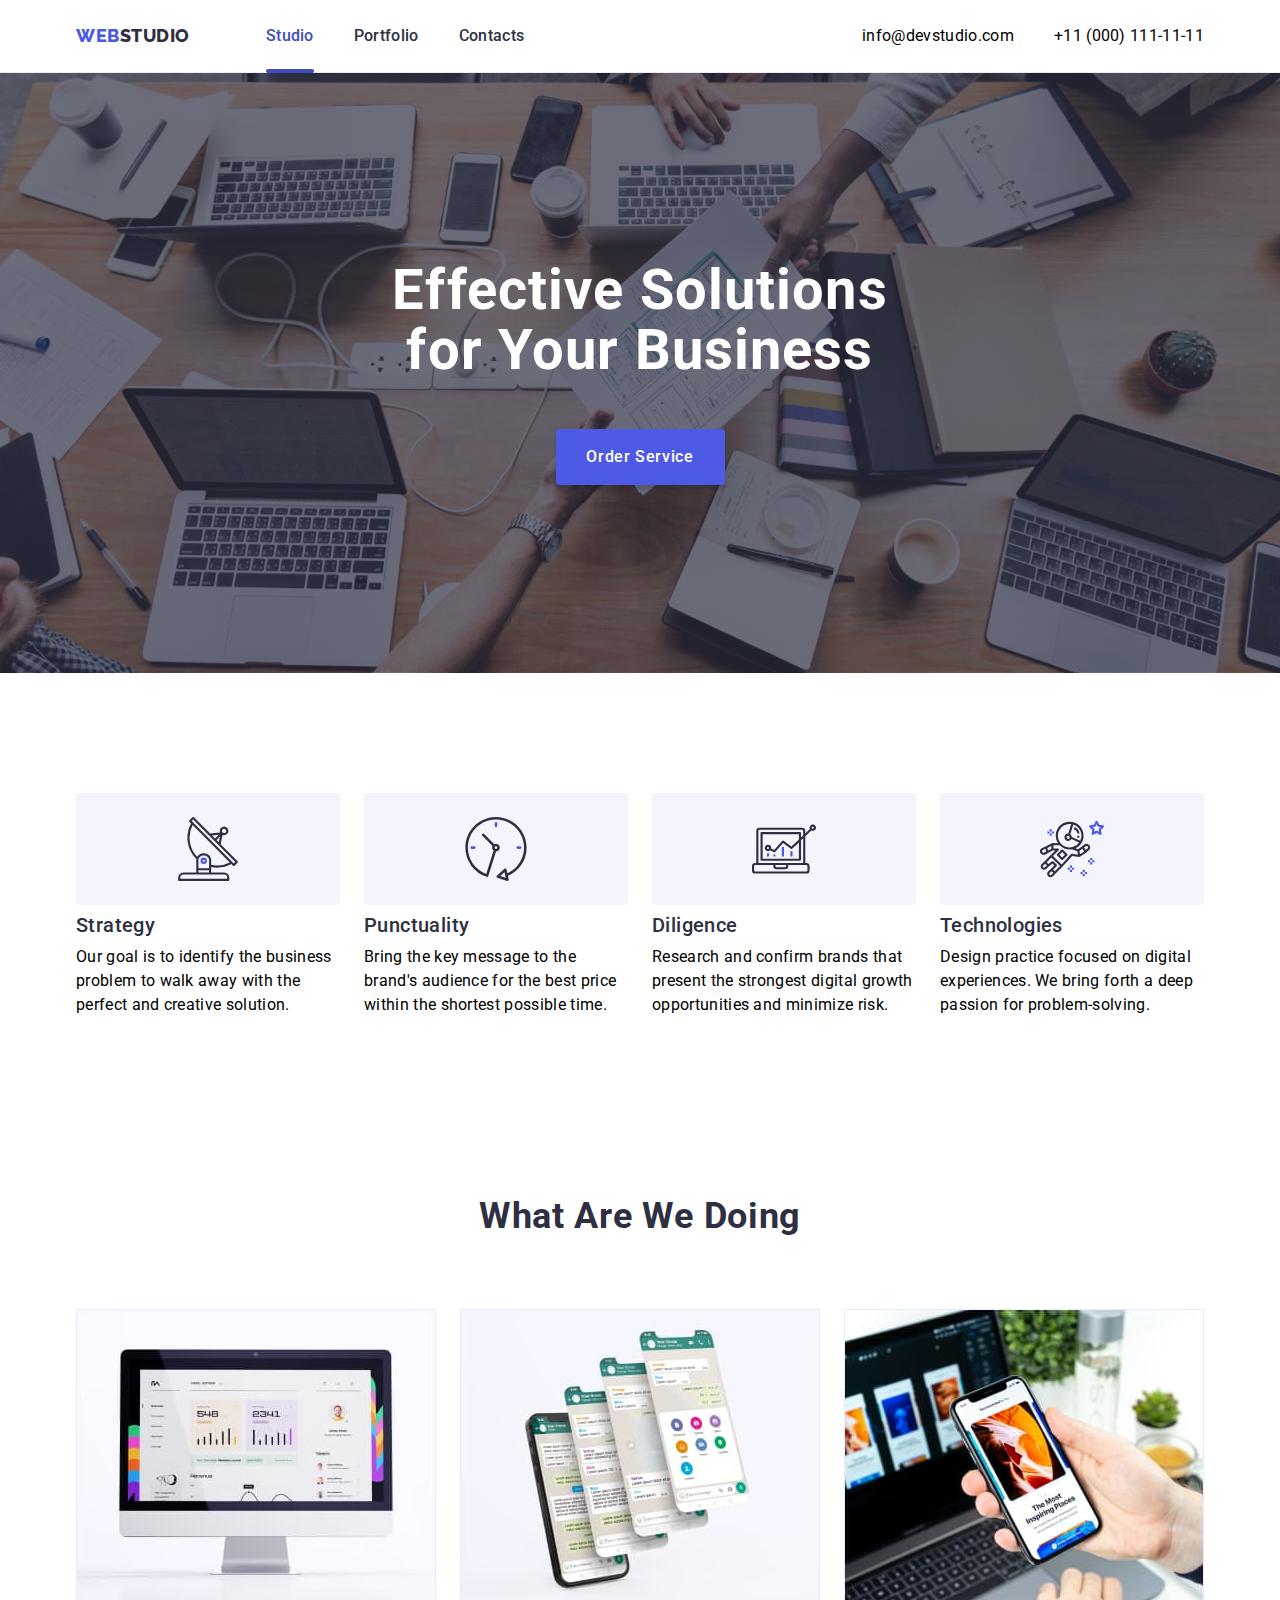
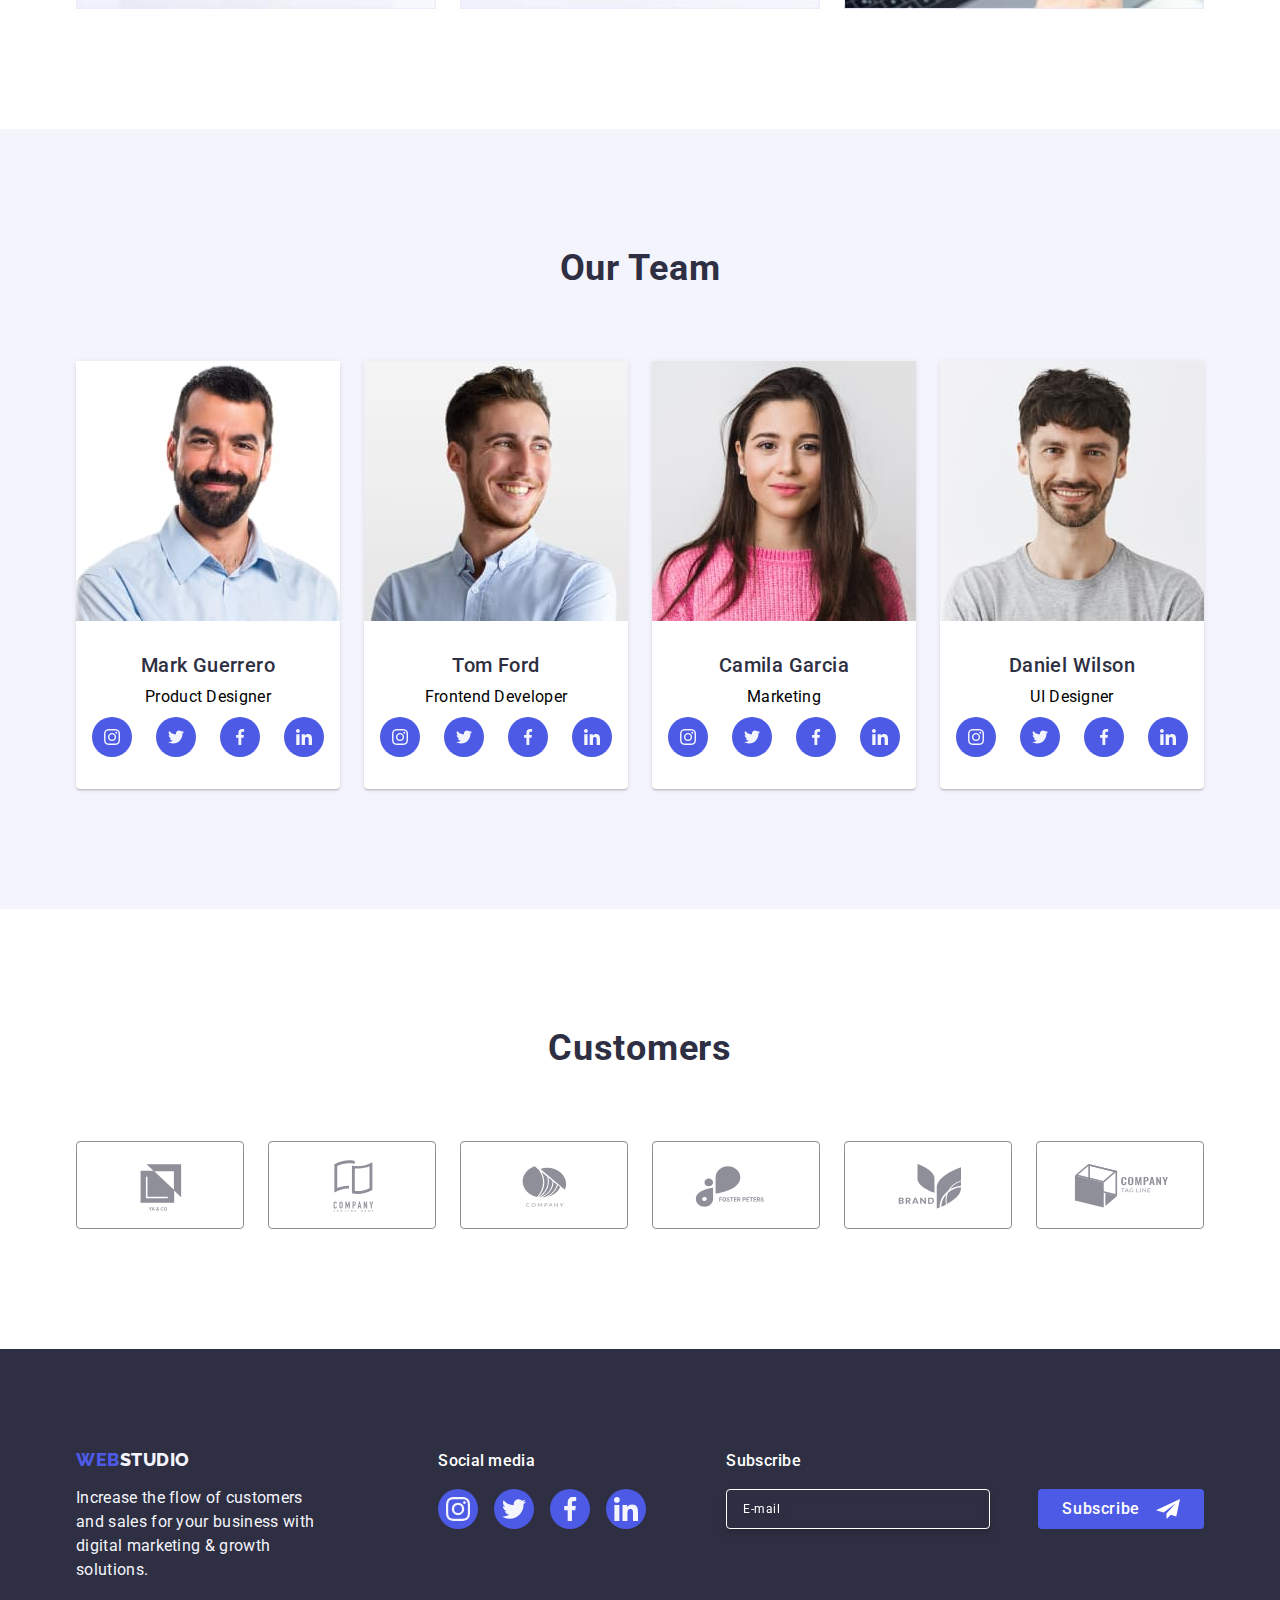
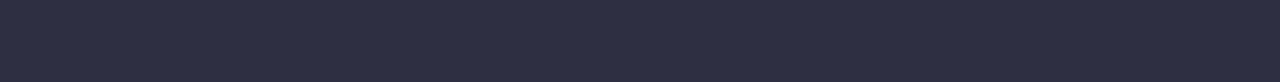
<file: index.html>
<!DOCTYPE html>
<html lang="en">
  <head>
    <meta charset="UTF-8" />
    <meta name="description" content="web-design-studio" />
    <!--Fonts-->
    <link rel="preconnect" href="https://fonts.googleapis.com" />
    <link rel="preconnect" href="https://fonts.gstatic.com" crossorigin />
    <link
      rel="stylesheet"
      href="https://cdnjs.cloudflare.com/ajax/libs/modern-normalize/2.0.0/modern-normalize.min.css"
    />
    <link
      href="https://fonts.googleapis.com/css2?family=Raleway:wght@700;800&family=Roboto:wght@400;500;700;900&display=swap"
      rel="stylesheet"
    />

    <!--Custom styles-->
    <link rel="stylesheet" href="./css/styles.css" />
    <title>Студія</title>
  </head>
  <body>
    <!-- Header section -->
    <header class="header">
      <div class="header-container container">
        <nav class="header-nav">
          <a class="header-logo link" href="./index.html"
            >Web<span class="header-logo-black">Studio</span></a
          >
          <ul class="header-list list">
            <li class="header-item">
              <a class="header-link active link" href="./index.html">Studio</a>
            </li>
            <li class="header-item">
              <a class="header-link link" href="./portfolio.html">Portfolio</a>
            </li>
            <li class="header-item">
              <a class="header-link link" href="">Contacts</a>
            </li>
          </ul>
        </nav>
        <address class="address">
          <ul class="address-list list">
            <li class="address-item">
              <a class="address-link link" href="mailto:info@devstudio.com"
                >info@devstudio.com</a
              >
            </li>
            <li class="address-item">
              <a class="address-link link" href="tel:+110001111111"
                >+11 (000) 111-11-11</a
              >
            </li>
          </ul>
        </address>
      </div>
    </header>

    <!-- Main block -->
    <main class="main">
      <!-- Hero section -->
      <section class="section-hero">
        <div class="container">
          <h1 class="hero-title">Effective Solutions for Your Business</h1>
          <button class="hero-button" type="button" data-modal-open>
            Order Service
          </button>
        </div>
      </section>

      <!-- Benefits section -->
      <section class="section-benefits section">
        <div class="container">
          <h2 class="benefits-title visually-hidden">Benefits</h2>
          <ul class="benefits-list list">
            <li class="benefits-item">
              <div class="benefits-icon-container">
                <svg class="benefits-icon" width="64" height="64">
                  <use href="./images/icons.svg#antenna"></use>
                </svg>
              </div>
              <h3 class="benefits-name">Strategy</h3>
              <p class="benefits-descritpion">
                Our goal is to identify the business problem to walk away with
                the perfect and creative solution.
              </p>
            </li>
            <li class="benefits-item">
              <div class="benefits-icon-container">
                <svg class="benefits-icon" width="64" height="64">
                  <use href="./images/icons.svg#clock"></use>
                </svg>
              </div>
              <h3 class="benefits-name">Punctuality</h3>
              <p class="benefits-descritpion">
                Bring the key message to the brand's audience for the best price
                within the shortest possible time.
              </p>
            </li>
            <li class="benefits-item">
              <div class="benefits-icon-container">
                <svg class="benefits-icon" width="64" height="64">
                  <use href="./images/icons.svg#diagram"></use>
                </svg>
              </div>
              <h3 class="benefits-name">Diligence</h3>
              <p class="benefits-descritpion">
                Research and confirm brands that present the strongest digital
                growth opportunities and minimize risk.
              </p>
            </li>
            <li class="benefits-item">
              <div class="benefits-icon-container">
                <svg class="benefits-icon" width="64" height="64">
                  <use href="./images/icons.svg#astronaut"></use>
                </svg>
              </div>
              <h3 class="benefits-name">Technologies</h3>
              <p class="benefits-descritpion">
                Design practice focused on digital experiences. We bring forth a
                deep passion for problem-solving.
              </p>
            </li>
          </ul>
        </div>
      </section>
      <!-- Service types section -->
      <section class="section-services section">
        <div class="container">
          <h2 class="services-title">What are we doing</h2>
          <ul class="services-list list">
            <li class="services-item">
              <img
                class="services-img img"
                src="./images/service-types-section/img1.jpg"
                alt="Корпоративний-веб-сайт"
                width="360"
                height="300"
              />
            </li>
            <li class="services-item">
              <img
                class="services-img img"
                src="./images/service-types-section/img2.jpg"
                alt="Чат-робот-в-месенджері"
                width="360"
                height="300"
              />
            </li>
            <li class="services-item">
              <img
                class="services-img img"
                src="./images/service-types-section/img3.jpg"
                alt="Мобільний-додаток"
                width="360"
                height="300"
              />
            </li>
          </ul>
        </div>
      </section>
      <!-- Team section -->
      <section class="section-team section">
        <div class="container">
          <h2 class="team-title">Our Team</h2>
          <ul class="team-list list">
            <li class="team-member">
              <img
                class="team-img img"
                src="./images/team/product-designre.jpg"
                alt="Mark-Guerrero-photo"
                width="264"
                height="260"
              />
              <div class="container-employee">
                <h3 class="member-name">Mark Guerrero</h3>
                <p class="member-position">Product Designer</p>

                <ul class="team-icon-list list">
                  <li class="team-icon-item">
                    <a
                      class="team-network-link"
                      href="https://www.instagram.com/"
                      target="_blank"
                      rel="noopener noreffer"
                    >
                      <svg class="team-section-icon" width="16" height="16">
                        <use href="./images/icons.svg#instagram"></use>
                      </svg>
                    </a>
                  </li>
                  <li class="team-icon-item">
                    <a
                      class="team-network-link"
                      href="https://www.twitter.com/"
                      target="_blank"
                      rel="noopener noreffer"
                    >
                      <svg class="team-section-icon" width="16" height="16">
                        <use href="./images/icons.svg#twitter"></use>
                      </svg>
                    </a>
                  </li>
                  <li class="team-icon-item">
                    <a
                      class="team-network-link"
                      href="https://www.facebook.com/"
                      target="_blank"
                      rel="noopener noreffer"
                    >
                      <svg class="team-section-icon" width="16" height="16">
                        <use href="./images/icons.svg#facebook"></use>
                      </svg>
                    </a>
                  </li>
                  <li class="team-icon-item">
                    <a
                      class="team-network-link"
                      href="https://www.linkedin.com/"
                      target="_blank"
                      rel="noopener noreffer"
                    >
                      <svg class="team-section-icon" width="16" height="16">
                        <use href="./images/icons.svg#linkedin"></use>
                      </svg>
                    </a>
                  </li>
                </ul>
              </div>
            </li>
            <li class="team-member">
              <img
                class="team-img img"
                src="./images/team/frontend.jpg"
                alt="Tom-Ford-photo"
                width="264"
                height="260"
              />
              <div class="container-employee">
                <h3 class="member-name">Tom Ford</h3>
                <p class="member-position">Frontend Developer</p>

                <ul class="team-icon-list list">
                  <li class="team-icon-item">
                    <a
                      class="team-network-link"
                      href="https://www.instagram.com/"
                      target="_blank"
                      rel="noopener noreffer"
                      aria-label="link to instagram"
                    >
                      <svg class="team-section-icon" width="16" height="16">
                        <use href="./images/icons.svg#instagram"></use>
                      </svg>
                    </a>
                  </li>
                  <li class="team-icon-item">
                    <a
                      class="team-network-link"
                      href="https://www.twitter.com/"
                      target="_blank"
                      rel="noopener noreffer"
                      aria-label="link to twitter"
                    >
                      <svg class="team-section-icon" width="16" height="16">
                        <use href="./images/icons.svg#twitter"></use>
                      </svg>
                    </a>
                  </li>
                  <li class="team-icon-item">
                    <a
                      class="team-network-link"
                      href="https://www.facebook.com/"
                      target="_blank"
                      rel="noopener noreffer"
                      aria-label="link to facebook"
                    >
                      <svg class="team-section-icon" width="16" height="16">
                        <use href="./images/icons.svg#facebook"></use>
                      </svg>
                    </a>
                  </li>
                  <li class="team-icon-item">
                    <a
                      class="team-network-link"
                      href="https://www.linkedin.com/"
                      target="_blank"
                      rel="noopener noreffer"
                      aria-label="link to linkedin"
                    >
                      <svg class="team-section-icon" width="16" height="16">
                        <use href="./images/icons.svg#linkedin"></use>
                      </svg>
                    </a>
                  </li>
                </ul>
              </div>
            </li>
            <li class="team-member">
              <img
                class="team-img img"
                src="./images/team/marketing.jpg"
                alt="Camila-Garcia-photo"
                width="264"
                height="260"
              />
              <div class="container-employee">
                <h3 class="member-name">Camila Garcia</h3>
                <p class="member-position">Marketing</p>

                <ul class="team-icon-list list">
                  <li class="team-icon-item">
                    <a
                      class="team-network-link"
                      href="https://www.instagram.com/"
                      target="_blank"
                      rel="noopener noreffer"
                    >
                      <svg class="team-section-icon" width="16" height="16">
                        <use href="./images/icons.svg#instagram"></use>
                      </svg>
                    </a>
                  </li>
                  <li class="team-icon-item">
                    <a
                      class="team-network-link"
                      href="https://www.twitter.com/"
                      target="_blank"
                      rel="noopener noreffer"
                    >
                      <svg class="team-section-icon" width="16" height="16">
                        <use href="./images/icons.svg#twitter"></use>
                      </svg>
                    </a>
                  </li>
                  <li class="team-icon-item">
                    <a
                      class="team-network-link"
                      href="https://www.facebook.com/"
                      target="_blank"
                      rel="noopener noreffer"
                    >
                      <svg class="team-section-icon" width="16" height="16">
                        <use href="./images/icons.svg#facebook"></use>
                      </svg>
                    </a>
                  </li>
                  <li class="team-icon-item">
                    <a
                      class="team-network-link"
                      href="https://www.linkedin.com/"
                      target="_blank"
                      rel="noopener noreffer"
                    >
                      <svg class="team-section-icon" width="16" height="16">
                        <use href="./images/icons.svg#linkedin"></use>
                      </svg>
                    </a>
                  </li>
                </ul>
              </div>
            </li>
            <li class="team-member">
              <img
                class="team-img img"
                src="./images/team/ui-designer.jpg"
                alt="Daniel-Wilson-photo"
                width="264"
                height="260"
              />
              <div class="container-employee">
                <h3 class="member-name">Daniel Wilson</h3>
                <p class="member-position">UI Designer</p>

                <ul class="team-icon-list list">
                  <li class="team-icon-item">
                    <a
                      class="team-network-link"
                      href="https://www.instagram.com/"
                      target="_blank"
                      rel="noopener noreffer"
                    >
                      <svg class="team-section-icon" width="16" height="16">
                        <use href="./images/icons.svg#instagram"></use>
                      </svg>
                    </a>
                  </li>
                  <li class="team-icon-item">
                    <a
                      class="team-network-link"
                      href="https://www.twitter.com/"
                      target="_blank"
                      rel="noopener noreffer"
                    >
                      <svg class="team-section-icon" width="16" height="16">
                        <use href="./images/icons.svg#twitter"></use>
                      </svg>
                    </a>
                  </li>
                  <li class="team-icon-item">
                    <a
                      class="team-network-link"
                      href="https://www.facebook.com/"
                      target="_blank"
                      rel="noopener noreffer"
                    >
                      <svg class="team-section-icon" width="16" height="16">
                        <use href="./images/icons.svg#facebook"></use>
                      </svg>
                    </a>
                  </li>
                  <li class="team-icon-item">
                    <a
                      class="team-network-link"
                      href="https://www.linkedin.com/"
                      target="_blank"
                      rel="noopener noreffer"
                    >
                      <svg class="team-section-icon" width="16" height="16">
                        <use href="./images/icons.svg#linkedin"></use>
                      </svg>
                    </a>
                  </li>
                </ul>
              </div>
            </li>
          </ul>
        </div>
      </section>

      <!--Customer section-->
      <section class="customer-section section">
        <div class="container">
          <h2 class="customers-title">Customers</h2>
          <ul class="customer-list list">
            <li class="customers-item">
              <a
                class="customers-link"
                href=""
                rel="noopener noreferrer"
                target="_blank"
                aria-label="logo-1"
              >
                <svg class="customers-icon" width="104" height="56">
                  <use href="./images/icons.svg#logo-1"></use>
                </svg>
              </a>
            </li>
            <li class="customers-item">
              <a
                class="customers-link"
                href=""
                rel="noopener noreferrer"
                target="_blank"
                aria-label="logo-2"
              >
                <svg class="customers-icon" width="104" height="56">
                  <use href="./images/icons.svg#logo-2"></use>
                </svg>
              </a>
            </li>
            <li class="customers-item">
              <a
                class="customers-link"
                href=""
                rel="noopener noreferrer"
                target="_blank"
                aria-label="logo-3"
              >
                <svg class="customers-icon" width="104" height="56">
                  <use href="./images/icons.svg#logo-3"></use>
                </svg>
              </a>
            </li>
            <li class="customers-item">
              <a
                class="customers-link"
                href=""
                rel="noopener noreferrer"
                target="_blank"
                aria-label="logo-4"
              >
                <svg class="customers-icon" width="104" height="56">
                  <use href="./images/icons.svg#logo-4"></use>
                </svg>
              </a>
            </li>
            <li class="customers-item">
              <a
                class="customers-link"
                href=""
                rel="noopener noreferrer"
                target="_blank"
                aria-label="logo-5"
              >
                <svg class="customers-icon" width="104" height="56">
                  <use href="./images/icons.svg#logo-5"></use>
                </svg>
              </a>
            </li>
            <li class="customers-item">
              <a
                class="customers-link"
                href=""
                rel="noopener noreferrer"
                target="_blank"
                aria-label="logo-6"
              >
                <svg class="customers-icon" width="104" height="56">
                  <use href="./images/icons.svg#logo-6"></use>
                </svg>
              </a>
            </li>
          </ul>
        </div>
      </section>
    </main>

    <!-- Footer section -->
    <footer class="footer">
      <div class="footer-container container">
        <div class="footer-logo-container">
          <a class="footer-logo link" href="./index.html"
            >Web<span class="footer-logo-white">Studio</span></a
          >
          <p class="footer-slogan">
            Increase the flow of customers and sales for your business with
            digital marketing & growth solutions.
          </p>
        </div>
        <div class="footer-social-container">
          <p class="footer-social-title">Social media</p>
          <ul class="footer-icon-list list">
            <li class="footer-icon-item">
              <a
                class="footer-social-link"
                href="https://www.instagram.com/"
                target="_blank"
                rel="noopener noreffer"
                aria-label="link to instagram"
              >
                <svg class="footer-social-icon" width="24" height="24">
                  <use href="./images/icons.svg#instagram"></use>
                </svg>
              </a>
            </li>
            <li class="footer-icon-item">
              <a
                class="footer-social-link"
                href="https://www.twitter.com/"
                target="_blank"
                rel="noopener noreffer"
                aria-label="link to twitter"
              >
                <svg class="footer-social-icon" width="24" height="24">
                  <use href="./images/icons.svg#twitter"></use>
                </svg>
              </a>
            </li>
            <li class="footer-icon-item">
              <a
                class="footer-social-link"
                href="https://www.facebook.com/"
                target="_blank"
                rel="noopener noreffer"
                aria-label="link to facebook"
              >
                <svg class="footer-social-icon" width="24" height="24">
                  <use href="./images/icons.svg#facebook"></use>
                </svg>
              </a>
            </li>
            <li class="footer-icon-item">
              <a
                class="footer-social-link"
                href="https://www.linkedin.com/"
                target="_blank"
                rel="noopener noreffer"
                aria-label="link to linkedin"
              >
                <svg class="footer-social-icon" width="24" height="24">
                  <use href="./images/icons.svg#linkedin"></use>
                </svg>
              </a>
            </li>
          </ul>
        </div>
        <div class="footer-subscribe-container">
          <p class="footer-subscribe-title">Subscribe</p>
          <form class="subscribe-form">
            <label class="subscribe-field" for="subscribe-input">
              <input
                class="subscribe-input"
                id="subscribe-input"
                type="email"
                name="subscribe-email"
                placeholder="E-mail"
              />
            </label>
            <button class="subscribe-button" type="submit">
              Subscribe
              <svg class="subscribe-icon" width="24" height="24">
                <use href="./images/icons.svg#icon-subscribe"></use>
              </svg>
            </button>
          </form>
        </div>
      </div>
    </footer>
    <!--Modal window-->
    <div class="backdrop is-hidden" data-modal>
      <div class="modal">
        <button class="modal-close-button" type="button" data-modal-close>
          <svg class="close-icon" width="8" height="8">
            <use href="./images/icons.svg#close"></use>
          </svg>
        </button>

        <p class="modal-caption">
          Leave your contacts and we will call you back
        </p>
        <form class="modal-form">
          <div class="modal-form-field">
            <label class="modal-form-label" for="user-name"> Name</label>
            <div class="input-container">
              <input
                class="modal-form-input"
                type="text"
                name="user-name"
                id="user-name"
              />
              <svg class="modal-form-icon" width="18" height="24">
                <use href="./images/icons.svg#person"></use>
              </svg>
            </div>
          </div>
          <div class="modal-form-field">
            <label class="modal-form-label" for="user-phone"> Phone</label>
            <div class="input-container">
              <input
                class="modal-form-input"
                type="tel"
                name="user-phone"
                id="user-phone"
              />
              <svg class="modal-form-icon" width="18" height="24">
                <use href="./images/icons.svg#phone"></use>
              </svg>
            </div>
          </div>
          <div class="modal-form-field">
            <label class="modal-form-label" for="user-email"> Email</label>
            <div class="input-container">
              <input
                class="modal-form-input"
                type="email"
                name="user-email"
                id="user-email"
              />
              <svg class="modal-form-icon" width="18" height="24">
                <use href="./images/icons.svg#email"></use>
              </svg>
            </div>
          </div>
          <div class="modal-comment-field">
            <label class="modal-form-label" for="user-comment"> Comment</label>
            <textarea
              class="modal-form-textarea"
              name="user-comment"
              rows="7"
              placeholder="Text input"
              id="user-comment"
            ></textarea>
          </div>
          <div class="checkbox-container">
            <input
              class="modal-form-checkbox visually-hidden"
              type="checkbox"
              name="user-privacy"
              id="user-privacy"
              value="true"
              required
            />
            <label class="modal-form-agreement" for="user-privacy">
              <span class="modal-form-custom-checkbox">
                <svg class="modal-form-checkbox-icon" width="10" height="8">
                  <use href="./images/icons.svg#checkbox"></use>
                </svg>
              </span>
              I accept the terms and conditions of the
              <a class="modal-form-link" href="">Privacy Policy</a>
              >
            </label>
          </div>
          <button class="modal-send-button" type="submit">Send</button>
        </form>
      </div>
    </div>

    <script src="./js/modal.js"></script>
  </body>
</html>
</file>
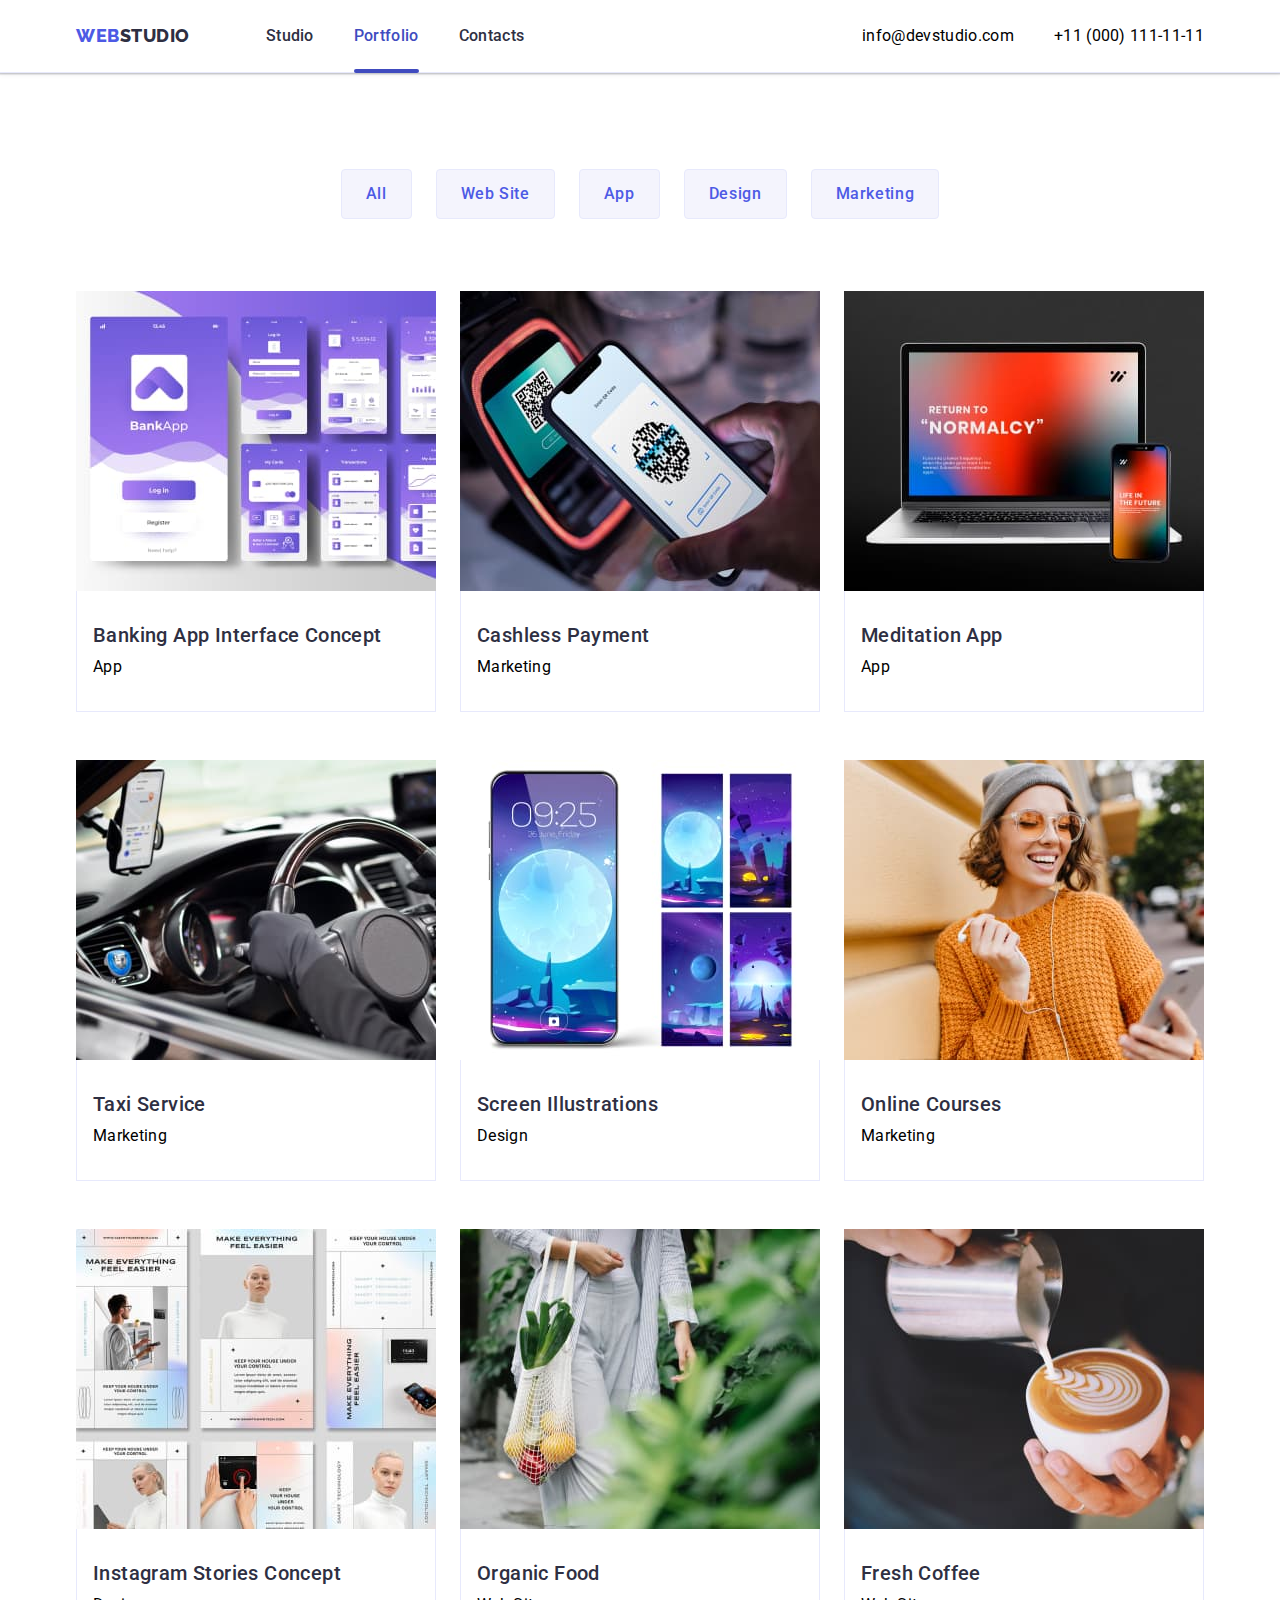
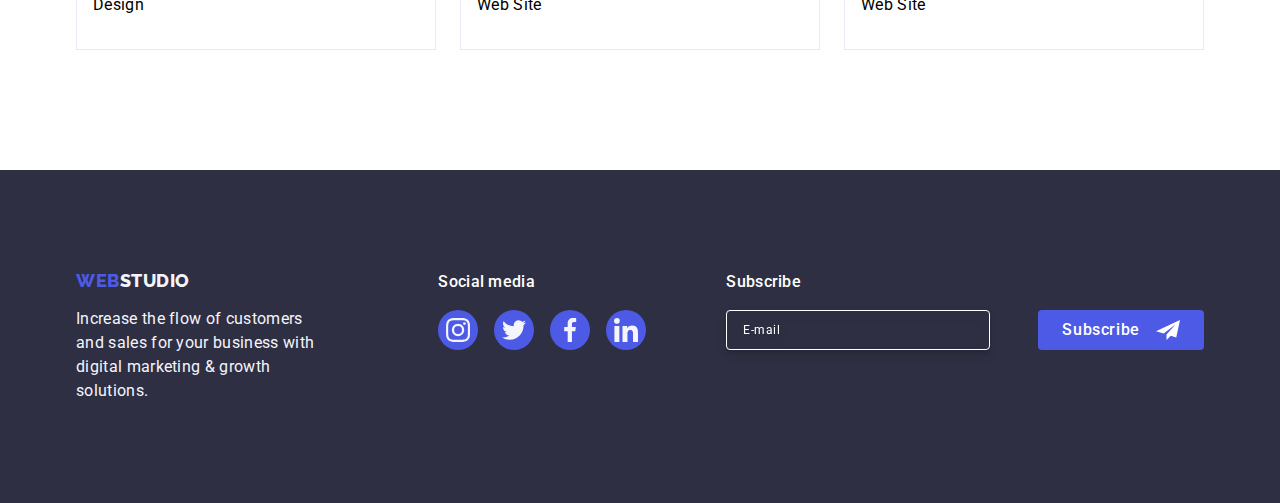
<file: portfolio.html>
<!DOCTYPE html>
<html lang="en">
  <head>
    <meta charset="UTF-8" />
    <meta name="description" content="web-design-studio" />
    <!--Fonts-->
    <link rel="preconnect" href="https://fonts.googleapis.com" />
    <link rel="preconnect" href="https://fonts.gstatic.com" crossorigin />
    <link
      rel="stylesheet"
      href="https://cdnjs.cloudflare.com/ajax/libs/modern-normalize/2.0.0/modern-normalize.min.css"
    />
    <link
      href="https://fonts.googleapis.com/css2?family=Raleway:wght@700;800&family=Roboto:wght@400;500;700;900&display=swap"
      rel="stylesheet"
    />

    <!--Custom styles-->
    <link rel="stylesheet" href="./css/styles.css" />
    <title>Портфоліо</title>
  </head>
  <body>
    <!-- Header section -->
    <header class="header">
      <div class="header-container container">
        <nav class="header-nav">
          <a class="header-logo link" href="./index.html"
            >Web<span class="header-logo-black">Studio</span></a
          >
          <ul class="header-list list">
            <li class="header-item">
              <a class="header-link link" href="./index.html">Studio</a>
            </li>
            <li class="header-item">
              <a class="header-link active link" href="./portfolio.html"
                >Portfolio</a
              >
            </li>
            <li class="header-item">
              <a class="header-link link" href="">Contacts</a>
            </li>
          </ul>
        </nav>
        <address class="address">
          <ul class="address-list list">
            <li class="address-item">
              <a class="address-link link" href="mailto:info@devstudio.com"
                >info@devstudio.com</a
              >
            </li>
            <li class="address-item">
              <a class="address-link link" href="tel:+110001111111"
                >+11 (000) 111-11-11</a
              >
            </li>
          </ul>
        </address>
      </div>
    </header>

    <!-- Portfolio main section -->
    <main>
      <section class="portfolio-section">
        <div class="container">
          <h1 class="visually-hidden">Portfolio</h1>
          <ul class="portfolio-filter list">
            <li class="filter-item">
              <button class="filter-button" type="button">All</button>
            </li>
            <li class="filter-item">
              <button class="filter-button" type="button">Web Site</button>
            </li>
            <li class="filter-item">
              <button class="filter-button" type="button">App</button>
            </li>
            <li class="filter-item">
              <button class="filter-button" type="button">Design</button>
            </li>
            <li class="filter-item">
              <button class="filter-button" type="button">Marketing</button>
            </li>
          </ul>
          <ul class="portfolio-galery list">
            <li class="portfolio-item">
              <div class="wrapper">
                <a class="project-link link" href="">
                  <img
                    class="portfolio-img img"
                    src="./images/portfolio/img-8.jpg"
                    alt="Banking-App-Interface-Concept"
                    width="360"
                    height="300"
                  />
                  <p class="overlay">
                    14 Stylish and User-Friendly App Design Concepts · Task
                    Manager App · Calorie Tracker App · Exotic Fruit Ecommerce
                    App · Cloud Storage App
                  </p>
                </a>
              </div>
              <div class="portfolio-container">
                <h2 class="portfolio-item-title">
                  Banking App Interface Concept
                </h2>
                <p class="portfolio-item-type">App</p>
              </div>
            </li>
            <li class="portfolio-item">
              <div class="wrapper">
                <a class="project-link link" href="">
                  <img
                    class="portfolio-img img"
                    src="./images/portfolio/img-7.jpg"
                    alt="Process-of-Cashless-Payment"
                    width="360"
                    height="300"
                  />
                  <p class="overlay">
                    14 Stylish and User-Friendly App Design Concepts · Task
                    Manager App · Calorie Tracker App · Exotic Fruit Ecommerce
                    App · Cloud Storage App
                  </p>
                </a>
              </div>
              <div class="portfolio-container">
                <h2 class="portfolio-item-title">Cashless Payment</h2>
                <p class="portfolio-item-type">Marketing</p>
              </div>
            </li>
            <li class="portfolio-item">
              <div class="wrapper">
                <a class="project-link link" href=""
                  ><img
                    class="portfolio-img img"
                    src="./images/portfolio/img-6.jpg"
                    alt="Example-of-Meditation-App-on-PC-and-Mobile-Phone"
                    width="360"
                    height="300"
                  />
                  <p class="overlay">
                    14 Stylish and User-Friendly App Design Concepts · Task
                    Manager App · Calorie Tracker App · Exotic Fruit Ecommerce
                    App · Cloud Storage App
                  </p>
                </a>
              </div>
              <div class="portfolio-container">
                <h2 class="portfolio-item-title">Meditation App</h2>
                <p class="portfolio-item-type">App</p>
              </div>
            </li>
            <li class="portfolio-item">
              <div class="wrapper">
                <a class="project-link link" href=""
                  ><img
                    class="portfolio-img img"
                    src="./images/portfolio/img-5.jpg"
                    alt="The-Car-Driver-uses-Taxi-Service-App"
                    width="360"
                    height="300"
                  />
                  <p class="overlay">
                    14 Stylish and User-Friendly App Design Concepts · Task
                    Manager App · Calorie Tracker App · Exotic Fruit Ecommerce
                    App · Cloud Storage App
                  </p>
                </a>
              </div>
              <div class="portfolio-container">
                <h2 class="portfolio-item-title">Taxi Service</h2>
                <p class="portfolio-item-type">Marketing</p>
              </div>
            </li>
            <li class="portfolio-item">
              <div class="wrapper">
                <a class="project-link link" href=""
                  ><img
                    class="portfolio-img img"
                    src="./images/portfolio/img-4.jpg"
                    alt="Examples-of-Screen-Illustration-on-Mobile-Phone"
                    width="360"
                    height="300"
                  />
                  <p class="overlay">
                    14 Stylish and User-Friendly App Design Concepts · Task
                    Manager App · Calorie Tracker App · Exotic Fruit Ecommerce
                    App · Cloud Storage App
                  </p>
                </a>
              </div>
              <div class="portfolio-container">
                <h2 class="portfolio-item-title">Screen Illustrations</h2>
                <p class="portfolio-item-type">Design</p>
              </div>
            </li>
            <li class="portfolio-item">
              <div class="wrapper">
                <a class="project-link link" href=""
                  ><img
                    class="portfolio-img img"
                    src="./images/portfolio/img-3.jpg"
                    alt="Woman-is-attanding-Online-Courses-via-Phone"
                    width="360"
                    height="300"
                  />
                  <p class="overlay">
                    14 Stylish and User-Friendly App Design Concepts · Task
                    Manager App · Calorie Tracker App · Exotic Fruit Ecommerce
                    App · Cloud Storage App
                  </p>
                </a>
              </div>
              <div class="portfolio-container">
                <h2 class="portfolio-item-title">Online Courses</h2>
                <p class="portfolio-item-type">Marketing</p>
              </div>
            </li>
            <li class="portfolio-item">
              <div class="wrapper">
                <a class="project-link link" href=""
                  ><img
                    class="portfolio-img img"
                    src="./images/portfolio/img-2.jpg"
                    alt="Example-of-Instagram-Stories-Concept"
                    width="360"
                    height="300"
                  />
                  <p class="overlay">
                    14 Stylish and User-Friendly App Design Concepts · Task
                    Manager App · Calorie Tracker App · Exotic Fruit Ecommerce
                    App · Cloud Storage App
                  </p>
                </a>
              </div>
              <div class="portfolio-container">
                <h2 class="portfolio-item-title">Instagram Stories Concept</h2>
                <p class="portfolio-item-type">Design</p>
              </div>
            </li>
            <li class="portfolio-item">
              <div class="wrapper">
                <a class="project-link link" href=""
                  ><img
                    class="portfolio-img img"
                    src="./images/portfolio/img-1.jpg"
                    alt="Woman-is-caring-Fresh-Fruits-and-Vegetables-in-the-Eco-Bag"
                    width="360"
                    height="300"
                  />
                  <p class="overlay">
                    14 Stylish and User-Friendly App Design Concepts · Task
                    Manager App · Calorie Tracker App · Exotic Fruit Ecommerce
                    App · Cloud Storage App
                  </p>
                </a>
              </div>
              <div class="portfolio-container">
                <h2 class="portfolio-item-title">Organic Food</h2>
                <p class="portfolio-item-type">Web Site</p>
              </div>
            </li>
            <li class="portfolio-item">
              <div class="wrapper">
                <a class="project-link link" href=""
                  ><img
                    class="portfolio-img img"
                    src="./images/portfolio/img.jpg"
                    alt="Process-of-Coffee-Making"
                    width="360"
                    height="300"
                  />
                  <p class="overlay">
                    14 Stylish and User-Friendly App Design Concepts · Task
                    Manager App · Calorie Tracker App · Exotic Fruit Ecommerce
                    App · Cloud Storage App
                  </p>
                </a>
              </div>
              <div class="portfolio-container">
                <h2 class="portfolio-item-title">Fresh Coffee</h2>
                <p class="portfolio-item-type">Web Site</p>
              </div>
            </li>
          </ul>
        </div>
      </section>
    </main>

    <!-- Footer section -->
    <footer class="footer">
      <div class="footer-container container">
        <div class="footer-logo-container">
          <a class="footer-logo link" href="./index.html"
            >Web<span class="footer-logo-white">Studio</span></a
          >
          <p class="footer-slogan">
            Increase the flow of customers and sales for your business with
            digital marketing & growth solutions.
          </p>
        </div>
        <div class="footer-social-container">
          <p class="footer-social-title">Social media</p>
          <ul class="footer-icon-list list">
            <li class="footer-icon-item">
              <a
                class="footer-social-link"
                href="https://www.instagram.com/"
                target="_blank"
                rel="noopener noreffer"
                aria-label="link to instagram"
              >
                <svg class="footer-social-icon" width="24" height="24">
                  <use href="./images/icons.svg#instagram"></use>
                </svg>
              </a>
            </li>
            <li class="footer-icon-item">
              <a
                class="footer-social-link"
                href="https://www.twitter.com/"
                target="_blank"
                rel="noopener noreffer"
                aria-label="link to twitter"
              >
                <svg class="footer-social-icon" width="24" height="24">
                  <use href="./images/icons.svg#twitter"></use>
                </svg>
              </a>
            </li>
            <li class="footer-icon-item">
              <a
                class="footer-social-link"
                href="https://www.facebook.com/"
                target="_blank"
                rel="noopener noreffer"
                aria-label="link to facebook"
              >
                <svg class="footer-social-icon" width="24" height="24">
                  <use href="./images/icons.svg#facebook"></use>
                </svg>
              </a>
            </li>
            <li class="footer-icon-item">
              <a
                class="footer-social-link"
                href="https://www.linkedin.com/"
                target="_blank"
                rel="noopener noreffer"
                aria-label="link to linkedin"
              >
                <svg class="footer-social-icon" width="24" height="24">
                  <use href="./images/icons.svg#linkedin"></use>
                </svg>
              </a>
            </li>
          </ul>
        </div>
        <div class="footer-subscribe-container">
          <p class="footer-subscribe-title">Subscribe</p>
          <form class="subscribe-form">
            <label class="subscribe-field" for="subscribe-input">
              <input
                class="subscribe-input"
                id="subscribe-input"
                type="email"
                name="subscribe-email"
                placeholder="E-mail"
              />
            </label>
            <button class="subscribe-button" type="submit">
              Subscribe
              <svg class="subscribe-icon" width="24" height="24">
                <use href="./images/icons.svg#icon-subscribe"></use>
              </svg>
            </button>
          </form>
        </div>
      </div>
    </footer>
  </body>
</html>
</file>
<file: css/styles.css>
/* Common styles */
:root {
  --dark-color: rgb(46, 47, 66);
  --navy-blue-transparent: rgba(46, 47, 66, 0.4);
  --navy-blue-modal: #2E2F42
  --body-text-color: #434455;
  --primary-brand-color: #4d5ae5;
  --white-background-color: #ffffff;
  --pressed-state-color: #404bbf;
  --cloud-light-color: #f4f4fd;
  --cornflower-accent-color: #e7e9fc;
  --light-slate-color: #8e8f99;
  --dairy-background-color: #fcfcfc;
}

.container {
  width: 1158px;
  margin-right: auto;
  margin-left: auto;
  padding-right: 15px;
  padding-left: 15px;
}
.section {
  padding-top: 60px;
  padding-bottom: 60px;
}
body {
  font-family: "Roboto", sans-serif;
  color: var(--body-text-color);
  background-color: var(--white-background-color);
}

.link {
  text-decoration: none;
  font-style: normal;
}
.list {
  list-style-type: none;
}

.img {
  display: block;
}
h1,
h2,
h3,
h4,
h5,
h6,
p {
  margin: 0;
}
ul,
ol {
  margin: 0;
  padding-top: 0;
  padding-inline-start: 0;
}
.visually-hidden {
  position: absolute;
  width: 1px;
  height: 1px;
  margin: -1px;
  border: 0;
  padding: 0;
  white-space: nowrap;
  clip-path: inset(100%);
  clip: rect(0 0 0 0);
  overflow: hidden;
}

/**
  |============================
  | Header styles
  |============================
*/
.header {
  border-bottom: 1px solid var(--cornflower-accent-color);
  box-shadow: 0px 1px 6px 0px rgba(46, 47, 66, 0.08),
    0px 1px 1px 0px rgba(46, 47, 66, 0.16),
    0px 2px 1px 0px rgba(46, 47, 66, 0.08);
}
.header-container {
  display: flex;
  justify-content: space-between;
}
.header-nav {
  display: flex;
  align-items: center;
}
.header-logo {
  display: flex;
  align-items: center;
  font-family: "Raleway", sans-serif;
  font-weight: 800;
  font-size: 18px;
  line-height: 1.17;
  letter-spacing: 0.03em;
  text-transform: uppercase;
  color: var(--primary-brand-color);
  margin-right: 76px;
}
.header-logo-black {
  color: var(--dark-color);
}

.header-list {
  display: flex;
  align-items: center;
  gap: 40px;
}
.header-item {
  position: relative;
}
.header-link {
  font-weight: 500;
  font-size: 16px;
  line-height: 1.5;
  letter-spacing: 0.02em;
  color: var(--dark-color);
  padding: 24px 0;
  transition: color 250ms cubic-bezier(0.4, 0, 0.2, 1);
  position: relative;
  display: block;
}

.header-link:hover,
.header-link:focus {
  color: var(--pressed-state-color);
}
.header-link:active {
  color: var(--pressed-state-color);
}
.active {
  color: var(--pressed-state-color);
}
.header-link.active::after {
  content: "";
  color: var(--pressed-state-color);
  background-color: var(--pressed-state-color);
  bottom: -1px;
  left: 0;
  display: block;
  position: absolute;
  width: 100%;
  border-radius: 2px;
  height: 4px;
}

.address {
  font-style: normal;
}
.address-list {
  display: flex;
  align-items: center;
  gap: 40px;
}
.address-item {
  padding-top: 24px;
  padding-bottom: 24px;
}
.address-link {
  font-size: 16px;
  line-height: 1.5;
  letter-spacing: 0.02em;
  color: var(--body-text-color);
  transition: color 250ms cubic-bezier(0.4, 0, 0.2, 1);
}

.address-link:hover,
.address-link:focus {
  color: var(--pressed-state-color);
}
/**
  |============================
  | Hero styles
  |============================
*/
.main {
}
.section-hero {
  background-color: var(--dark-color);
  background-image: linear-gradient(
      rgba(46, 47, 66, 0.7),
      rgba(46, 47, 66, 0.7)
    ),
    url(../images/people-office.jpg);
  background-repeat: no-repeat;
  background-position: center;
  background-size: cover;
  background-clip: border-box;
  max-width: 1440px;
  padding-top: 188px;
  padding-bottom: 188px;
  margin: 0 auto;
}
.hero-title {
  font-weight: 700;
  font-size: 56px;
  line-height: 1.07;
  letter-spacing: 0.02em;
  color: var(--white-background-color);
  text-align: center;
  margin-bottom: 48px;
  max-width: 496px;
  margin-right: auto;
  margin-left: auto;
}
.hero-button {
  cursor: pointer;
  font-family: inherit;
  font-weight: 500;
  font-size: 16px;
  line-height: 1.5;
  letter-spacing: 0.04em;
  color: var(--white-background-color);
  background-color: var(--primary-brand-color);
  display: block;
  margin-right: auto;
  margin-left: auto;
  min-width: 169px;
  min-height: 56px;
  border: none;
  border-radius: 4px;
  box-shadow: 0px 4px 4px 0px rgba(0, 0, 0, 0.15);
  transition: background-color 250ms cubic-bezier(0.4, 0, 0.2, 1);
}
.hero-button:hover,
.hero-button:focus {
  background-color: var(--pressed-state-color);
}

/**
  |============================
  | Benefits styles
  |============================
*/
.section-benefits {
  padding: 120px 0;
}
.benefits-title {
}
.benefits-list {
  display: flex;
  gap: 24px;
}
.benefits-item {
  width: 264px;
}
.benefits-icon-container {
  display: flex;
  background-color: var(--cloud-light-color);
  border-radius: 4px;
  align-items: center;
  padding: 24px 100px;
  justify-content: center;
  margin-bottom: 8px;
}
.benefits-icon {
}
.benefits-name {
  font-weight: 500;
  font-size: 20px;
  line-height: 1.2;
  letter-spacing: 0.02em;
  color: var(--dark-color);
  margin-bottom: 8px;
}
.benefits-descritpion {
  font-size: 16px;
  line-height: 1.5;
  letter-spacing: 0.02em;
  color: var(--body-text-color);
}

/**
  |============================
  | Servises styles
  |============================
*/
.section-services {
  padding-bottom: 120px;
}
.services-title {
  font-weight: 700;
  font-size: 36px;
  line-height: 1.11;
  text-align: center;
  letter-spacing: 0.02em;
  text-transform: capitalize;
  color: var(--dark-color);
  margin-bottom: 72px;
}
.services-list {
  display: flex;
  justify-content: space-between;
  gap: 24px;
}
.services-item {
  transition: 250ms cubic-bezier(0.4, 0, 0.2, 1);
}
.services-item:hover,
.services-item:focus {
  transform: scale(1.05);
}

.services-img {
  display: block;
}

/**
  |============================
  | Team section styles
  |============================
*/
.section-team {
  background-color: var(--cloud-light-color);
  padding-top: 120px;
  padding-bottom: 120px;
}
.team-title {
  font-weight: 700;
  font-size: 36px;
  line-height: 1.11;
  text-align: center;
  letter-spacing: 0.02em;
  text-transform: capitalize;
  color: var(--dark-color);
  margin-bottom: 72px;
}
.team-list {
  display: flex;
  justify-content: space-between;
  gap: 24px;
}
.team-member {
  background-color: var(--white-background-color);
  border-radius: 0px 0px 4px 4px;
  box-shadow: 0px 2px 1px 0px rgba(46, 47, 66, 0.08),
    0px 1px 1px 0px rgba(46, 47, 66, 0.16),
    0px 1px 6px 0px rgba(46, 47, 66, 0.08);
}
.team-img {
}
.container-employee {
  padding: 32px 0;
}
.member-name {
  font-weight: 500;
  font-size: 20px;
  line-height: 1.2;
  text-align: center;
  letter-spacing: 0.02em;
  color: var(--dark-color);
  margin-bottom: 8px;
}
.member-position {
  font-size: 16px;
  line-height: 1.5;
  text-align: center;
  letter-spacing: 0.02em;
  color: var(--body-text-color);
  margin-bottom: 8px;
}
.team-icons-container {
  padding-top: 8px;
}
.team-icon-list {
  display: flex;
  justify-content: center;
  gap: 24px;
}

.team-icon-item {
}

.team-network-link {
  width: 100%;
  height: 100%;
  width: 40px;
  height: 40px;
  display: flex;
  justify-content: center;
  align-items: center;
  background-color: var(--primary-brand-color);
  border-radius: 50%;
  transition: background-color 250ms cubic-bezier(0.4, 0, 0.2, 1);
}
.team-network-link:hover,
.team-network-link:focus {
  background-color: var(--pressed-state-color);
}
.team-section-icon {
  display: block;
  fill: var(--cloud-light-color);
}
/**
  |============================
  | Customer section
  |============================
*/
.customer-section {
  padding-top: 120px;
  padding-bottom: 120px;
}

.customers-title {
  display: flex;
  justify-content: center;
  color: var(--dark-color);
  text-align: center;
  font-size: 36px;
  line-height: 1.11;
  letter-spacing: 0.72px;
  text-transform: capitalize;
  margin-right: auto;
  margin-left: auto;
  margin-bottom: 72px;
}
.customer-list {
  display: flex;
  gap: 24px;
}
.customers-item {
}

.customers-link {
  display: flex;
  align-items: center;
  justify-content: center;
  color: var(--light-slate-color);
  border: 1px solid var(--light-slate-color);
  border-radius: 4px;
  width: 168px;
  height: 88px;
  padding: 16px 32px;
  transition: border-color 250ms cubic-bezier(0.4, 0, 0.2, 1),
    color 250ms cubic-bezier(0.4, 0, 0.2, 1);
}

.customers-link:hover,
.customers-link:focus {
  border-color: var(--pressed-state-color);
  color: var(--pressed-state-color);
  transform: scale(1.05);
}
.customers-icon {
  display: inline-block;
  fill: currentColor;
}

/**
  |============================
  | Footer styles
  |============================
*/
.footer {
  background-color: var(--dark-color);
  padding-top: 100px;
  padding-bottom: 100px;
}
.footer-container {
  display: flex;
  justify-content: flex-start;
  align-items: baseline;
}
.footer-logo-container {
  margin-right: 120px;
}
.footer-logo {
  font-family: "Raleway", sans-serif;
  font-weight: 800;
  font-size: 18px;
  line-height: 1.17;
  letter-spacing: 0.03em;
  text-transform: uppercase;
  color: var(--primary-brand-color);
}
.footer-logo {
  display: inline-block;
  margin-bottom: 16px;
}
.footer-logo-white {
  color: var(--cloud-light-color);
}
.footer-slogan {
  font-size: 16px;
  line-height: 1.5;
  letter-spacing: 0.02em;
  color: var(--cloud-light-color);
  max-width: 264px;
}
.footer-social-container {
  margin-right: 80px;
}
.footer-social-title {
  font-size: 16px;
  font-weight: 500;
  line-height: 1.5;
  letter-spacing: 0.32px;
  color: var(--white-background-color);
  margin-bottom: 16px;
}
.footer-icon-list {
  display: flex;
  justify-content: flex-start;
  gap: 16px;
}
.footer-icon-item {
  width: 40px;
  height: 40px;
}

.footer-social-link {
  display: flex;
  justify-content: center;
  align-items: center;
  background-color: var(--primary-brand-color);
  border-radius: 50%;
  width: 100%;
  height: 100%;
  transition: background-color 250ms cubic-bezier(0.4, 0, 0.2, 1);
  margin: 0 auto;
}
.footer-social-link:hover,
.footer-social-link:focus {
  background-color: #31d0aa;
}
.footer-social-icon {
  display: block;
  fill: #f4f4fd;
}
.footer-subscribe-container {
  display: block;
}
.footer-subscribe-title {
  color: var(--white-background-color);
  font-size: 16px;
  font-weight: 500;
  line-height: 1.5;
  letter-spacing: 0.32px;
  margin-bottom: 16px;
}
.subscribe-form {
  display: flex;
  gap:24px;
}
.subscribe-field {
  display: block;
  flex-direction: column;
  margin-right: 24px;
}
.subscribe-label {
  display: block;
}
.subscribe-input {
  border-radius: 4px;
  border: 1px solid var(--white-background-color);
  box-shadow: 0px 4px 4px 0px rgba(0, 0, 0, 0.15);
  background-color: transparent;
  padding: 8px 16px;
  width: 264px;
  height: 40px;
  outline: transparent;
  font-size: 12px;
  line-height: 1.5;
  letter-spacing: 0.04em;
  color: #ffffff;
  filter: drop-shadow(0px 4px 4px rgba(0, 0, 0, 0.15));
}

.subscribe-input::placeholder {
  color: var(--white-background-color);
  font-size: 12px;
  line-height: 2;
  letter-spacing: 0.48px;
}

.subscribe-button {
  cursor: pointer;
  color: var(--white-background-color);
  text-align: center;
  font-size: 16px;
  font-family: inherit;
  font-weight: 500;
  line-height: 1.5;
  letter-spacing: 0.64px;
  border-radius: 4px;
  border: transparent;
  background: var(--primary-brand-color);
  display: inline-flex;
  padding: 8px 24px;
  justify-content: center;
  align-items: center;
  min-width: 165px;
  max-height: 40px;
  transition: background-color 250ms cubic-bezier(0.4, 0, 0.2, 1);
}
.subscribe-button:hover,
.subscribe-button:focus {
  background-color: var(--pressed-state-color);
}
.subscribe-icon {
  fill: #fff;
  margin-left: 16px; 
}
/**
  |============================
  | Portfolio styles
  |============================
*/

.portfolio-section {
  padding: 96px 0 120px 0;
}

.portfolio-filter {
  display: flex;
  justify-content: center;
  margin-right: auto;
  margin-left: auto;
  gap: 24px;
  margin-bottom: 72px;
}
.filter-item {
}
.filter-button {
  font-weight: 500;
  font-size: 16px;
  line-height: 1.5;
  letter-spacing: 0.04em;
  cursor: pointer;
  color: var(--primary-brand-color);
  background-color: var(--cloud-light-color);
  border: 1px solid var(--cornflower-accent-color);
  border-radius: 4px;
  padding: 12px 24px;
  transition: background-color 250ms cubic-bezier(0.4, 0, 0.2, 1),
    border 250ms cubic-bezier(0.4, 0, 0.2, 1),
    color 250ms cubic-bezier(0.4, 0, 0.2, 1);
}
.filter-button:hover,
.filter-button:focus {
  color: var(--white-background-color);
  background-color: var(--pressed-state-color);
  border: 1px solid transparent;
}

.portfolio-galery {
  display: flex;
  flex-wrap: wrap;
  flex-direction: row;
  row-gap: 48px;
  column-gap: 24px;
}
.project-link {
  color: var(--body-text-color);
  position: relative;
}
.portfolio-item {
  width: calc((100% - 48px) / 3);
  transition: box-shadow 250ms cubic-bezier(0.4, 0, 0.2, 1);
}
.portfolio-item:hover,
.portfolio-item:focus {
  box-shadow: 0px 2px 1px 0px rgba(46, 47, 66, 0.08),
    0px 1px 1px 0px rgba(46, 47, 66, 0.16),
    0px 1px 6px 0px rgba(46, 47, 66, 0.08);
}
.portfolio-container {
  border: 1px solid var(--cornflower-accent-color);
  border-top: none;
  padding: 32px 16px;
}
/* margin-right: 24px;
  margin-bottom: 24px;
}
.portfolio-item:nth-child(3n) {
  margin-right: 0;
}
.portfolio-item:nth-child(3n) {
  margin-bottom: 0;
} */
.wrapper:hover .overlay {
  transform: translateY(0);
}
.portfolio-img {
}
.wrapper {
  overflow: hidden;
}
.overlay {
  padding: 40px 32px;
  background-color: var(--primary-brand-color);
  position: absolute;
  top: 0;
  left: 0;
  width: 100%;
  height: 100%;
  color: var(--cloud-light-color);
  font-size: 16px;
  line-height: 1.5;
  letter-spacing: 0.32px;
  transform: translateY(100%);
  transition: transform 250ms cubic-bezier(0.4, 0, 0.2, 1);
}
.portfolio-item-title {
  font-weight: 500;
  font-size: 20px;
  line-height: 1.2;
  letter-spacing: 0.02em;
  color: var(--dark-color);
  margin-bottom: 8px;
}
.portfolio-item-type {
  font-size: 16px;
  line-height: 1.5;
  letter-spacing: 0.02em;
}

/**
  |============================
  | Modal window
  |============================
*/

.backdrop {
  position: fixed;
  background: rgba(46, 47, 66, 0.4);
  width: 100%;
  height: 100%;
  top: 0;
  left: 0;
  transition: opacity 250ms cubic-bezier(0.4, 0, 0.2, 1),
    visibility 250ms cubic-bezier(0.4, 0, 0.2, 1);
}

.modal {
  position: absolute;
  top: 50%;
  left: 50%;
  transform: translate(-50%, -50%) scale(1);
  width: 408px;
  min-height: 584px;
  background-color: var(--dairy-background-color);
  box-shadow: 0px 1px 1px rgba(0, 0, 0, 0.14), 0px 1px 3px rgba(0, 0, 0, 0.12),
    0px 2px 1px rgba(0, 0, 0, 0.2);
  border-radius: 4px;
  transition: transform 250ms cubic-bezier(0.4, 0, 0.2, 1);
  padding: 72px 24px 24px;
}

/*Hidden state*/
.backdrop.is-hidden {
  opacity: 0;
  visibility: hidden;
  pointer-events: none;
}

.modal-close-button {
  position: absolute;
  top: 24px;
  right: 24px;
  width: 24px;
  height: 24px;
  border-radius: 50%;
  display: flex;
  align-items: center;
  justify-content: center;
  background-color: var();
  border: 1px solid rgba(0, 0, 0, 0.1);
  padding: 0;
  cursor: pointer;
  fill: var(--dark-color);
  transition: background-color 250ms cubic-bezier(0.4, 0, 0.2, 1),
    border 250ms cubic-bezier(0.4, 0, 0.2, 1);
}
.modal-close-button:hover,
.modal-close-button:focus {
  border: none;
  background-color: #404bbf;
  fill: var(--white-background-color);
}
.close-icon {
  transition: fill 250ms cubic-bezier(0.4, 0, 0.2, 1);
}
.close-icon:hover,
.close-icon:focus {
}

.modal-caption {
  display: block;
  text-align: center;
  margin-bottom: 16px;
  width: 360px;
  font-size: 16px;
  font-weight: 500;
  line-height: 1.5;
  letter-spacing: 0.02em;
  color: var(--dark-color);
  text-align: center;
}
.modal-form {
  
}
.modal-form-field {
 margin-bottom: 8px;

}
.modal-form-label {
  display: block;
  font-size: 12px; 
  line-height: 1.17; 
  letter-spacing: 0.04em;
  color: var(--light-slate-color);
  margin-bottom: 4px;
}
.input-container{
position: relative;
margin-bottom: 16px
}
.modal-form-input {
  
  width: 100%;
  height: 40px;
  padding-left: 38px;
  border-radius: 4px;
  background-color: transparent;
  border: 1px solid var(--navy-blue-transparent);
  outline: transparent;
  font-size: 18px;
  color: var(--navy-blue-modal);
  transition: border-color 250ms cubic-bezier(0.4, 0, 0.2, 1);
}
.modal-form-input:focus {
  border-color: var(--primary-brand-color);
}
.modal-form-input:focus + .modal-form-icon {
  fill: var(--primary-brand-color);
}
.modal-form-icon {
  fill: var(--dark-color);
  position: absolute;
  top: 50%;
  left: 16px;
  transform: translateY(-50%);
  transition: fill 250ms cubic-bezier(0.4, 0, 0.2, 1);
}
.modal-comment-field{
  margin-bottom: 16px
}
.modal-form-textarea {
  width: 100%;
  height: 120px;
  resize:none;
  background-color: transparent;
  border-radius: 4px;
  border: 1px solid var(--navy-blue-transparent);
  color: var(--navy-blue-transparent);
  font-size: 12px;
  line-height: 1.17;
  letter-spacing: 0.04em;;
  outline: transparent;
  padding: 8px 16px;
  transition: border-color 250ms cubic-bezier(0.4, 0, 0.2, 1);
}
.modal-form-textarea::placeholder {
  color: var(--navy-blue-transparent);
  font-size: 12px;
  line-height: 1.17;
  letter-spacing: 0.48px;
}
.modal-form-textarea:focus-within {
  border-color: var(--primary-brand-color);
}
.checkbox-container{
margin-bottom: 24px;
  display: flex;
  align-items: center;
  gap: 8px;
}

 .modal-form-checkbox {
  height: 40px;
  width: 40px;
}
.modal-form-agreement {
 font-size: 12px;
 line-height: 1.17; 
 letter-spacing: 0.04em;
 color:var(--light-slate-color);
 user-select: none;
}
.modal-form-custom-checkbox {
 display:inline-flex;
 align-items: center;
 justify-content: center;
    width: 16px;
  height:16px;
  margin-right: 8px;
  border-radius: 2px;
  border: 1px solid var(--navy-blue-transparent);
  fill: transparent;
  transition: border 250ms cubic-bezier(0.4, 0, 0.2, 1),
   background-color 250ms cubic-bezier(0.4, 0, 0.2, 1),
  fill 250ms cubic-bezier(0.4, 0, 0.2, 1);
  }

.modal-form-checkbox-icon {
 
}
.modal-form-checkbox:checked + .modal-form-agreement .modal-form-custom-checkbox {
border: none;
background-color: var(--pressed-state-color);
fill: var(--cloud-light-color);

}
.modal-form-checkbox:checked + .modal-form-custom-checkbox > .modal-form-checkbox-icon {

}
.modal-form-agreement-desc {

}
.modal-form-link {
  color: var(--primary-brand-color);
  text-decoration: underline;
}
.modal-send-button {
   cursor: pointer;
   padding: 16px 32px;
  font-family: inherit;
  font-weight: 500;
  font-size: 16px;
  line-height: 1.5;
  letter-spacing: 0.04em;
  color: var(--white-background-color);
  background-color: var(--primary-brand-color);
  display: block;
  margin-right: auto;
  margin-left: auto;
  min-width: 169px;
  min-height: 56px;
  border: none;
  border-radius: 4px;
  box-shadow: 0px 4px 4px 0px rgba(0, 0, 0, 0.15);
  transition: background-color 250ms cubic-bezier(0.4, 0, 0.2, 1);
}
.modal-send-button:hover,
.modal-send-button:focus {
  background-color: var(--pressed-state-color);
}
</file>
